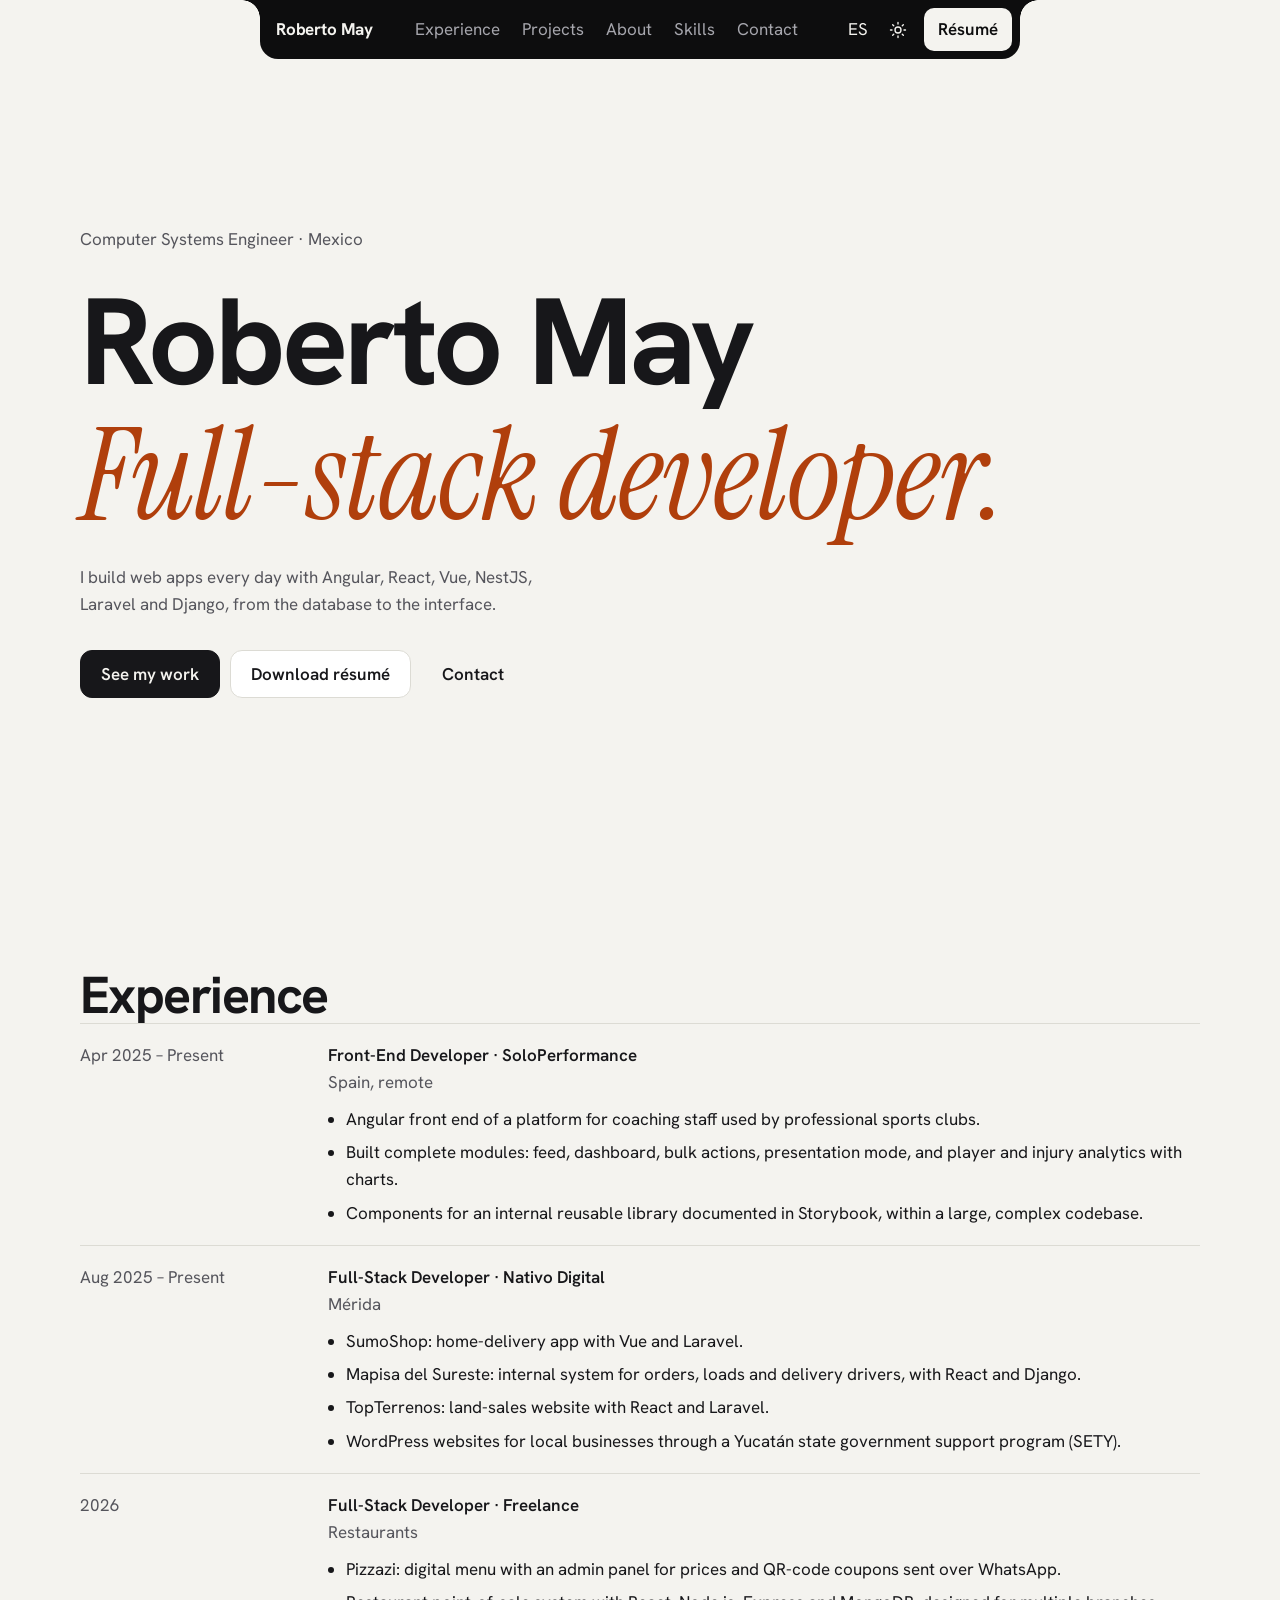
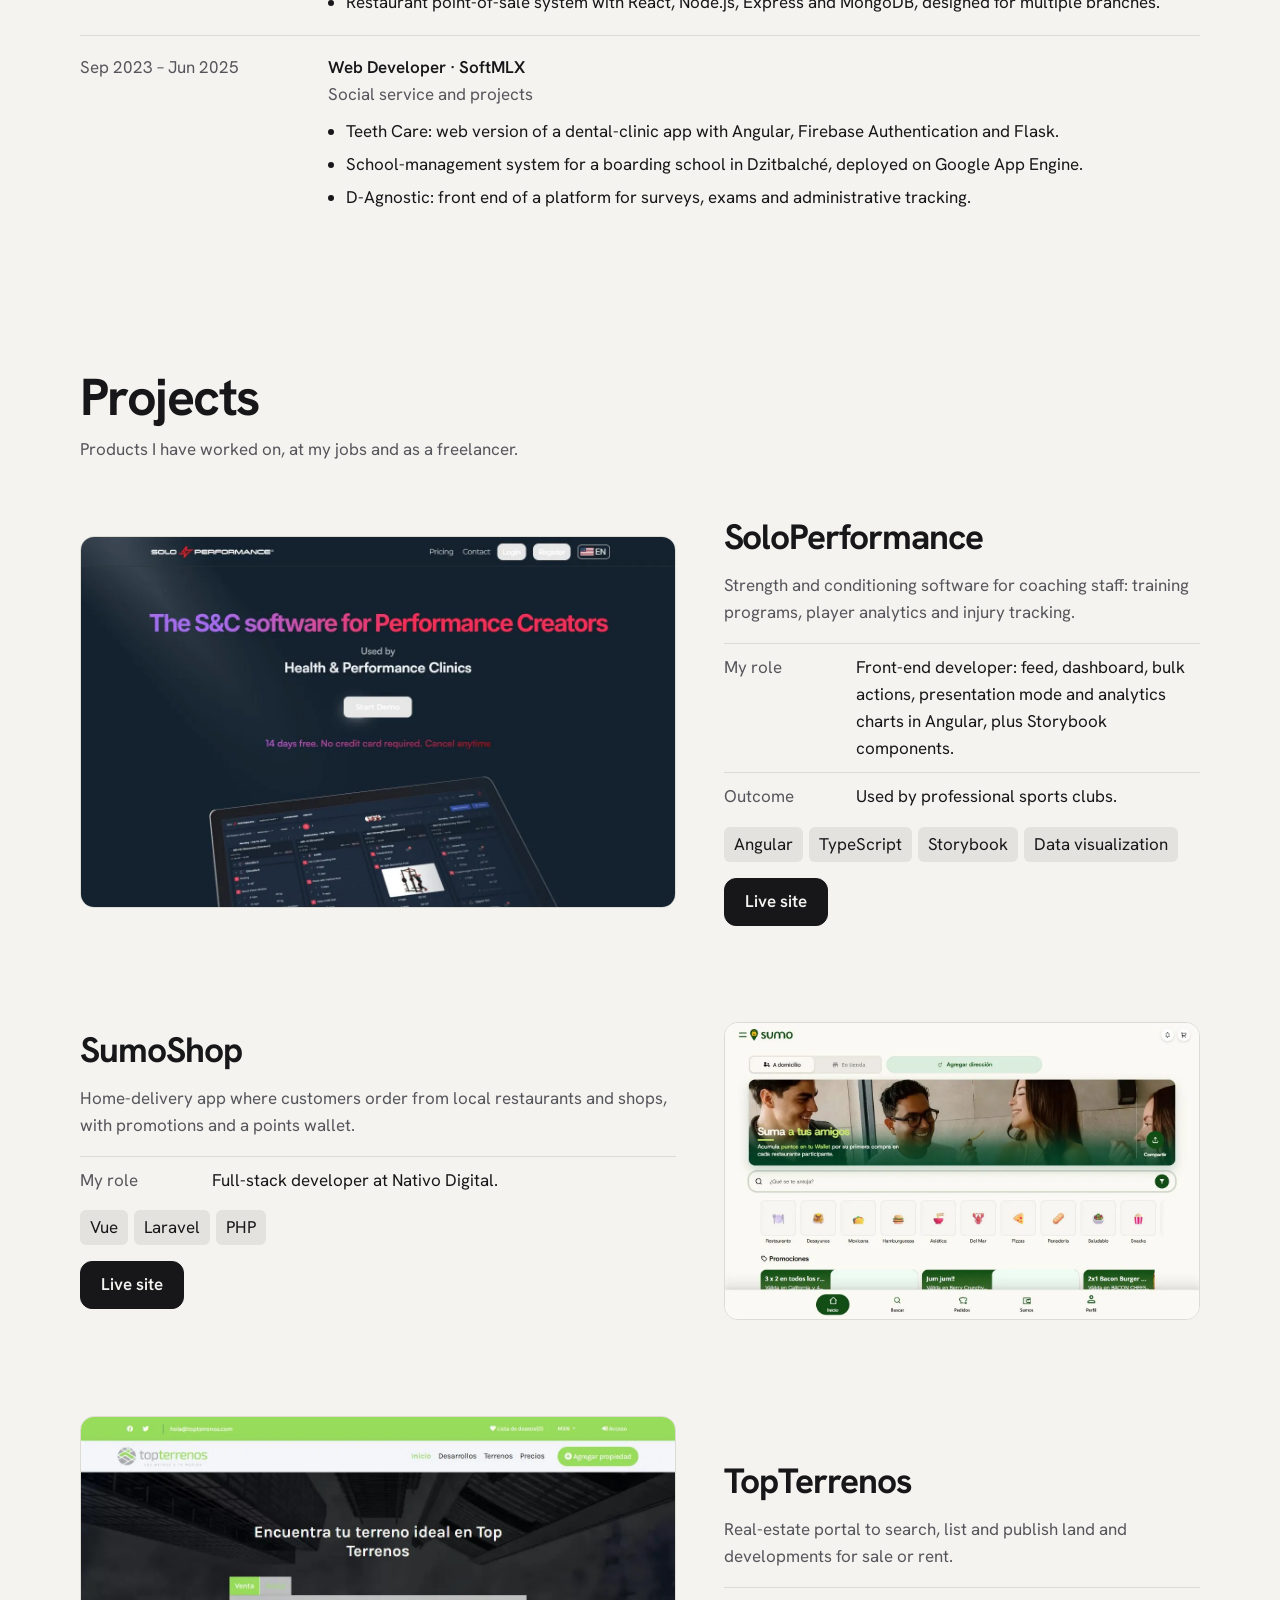
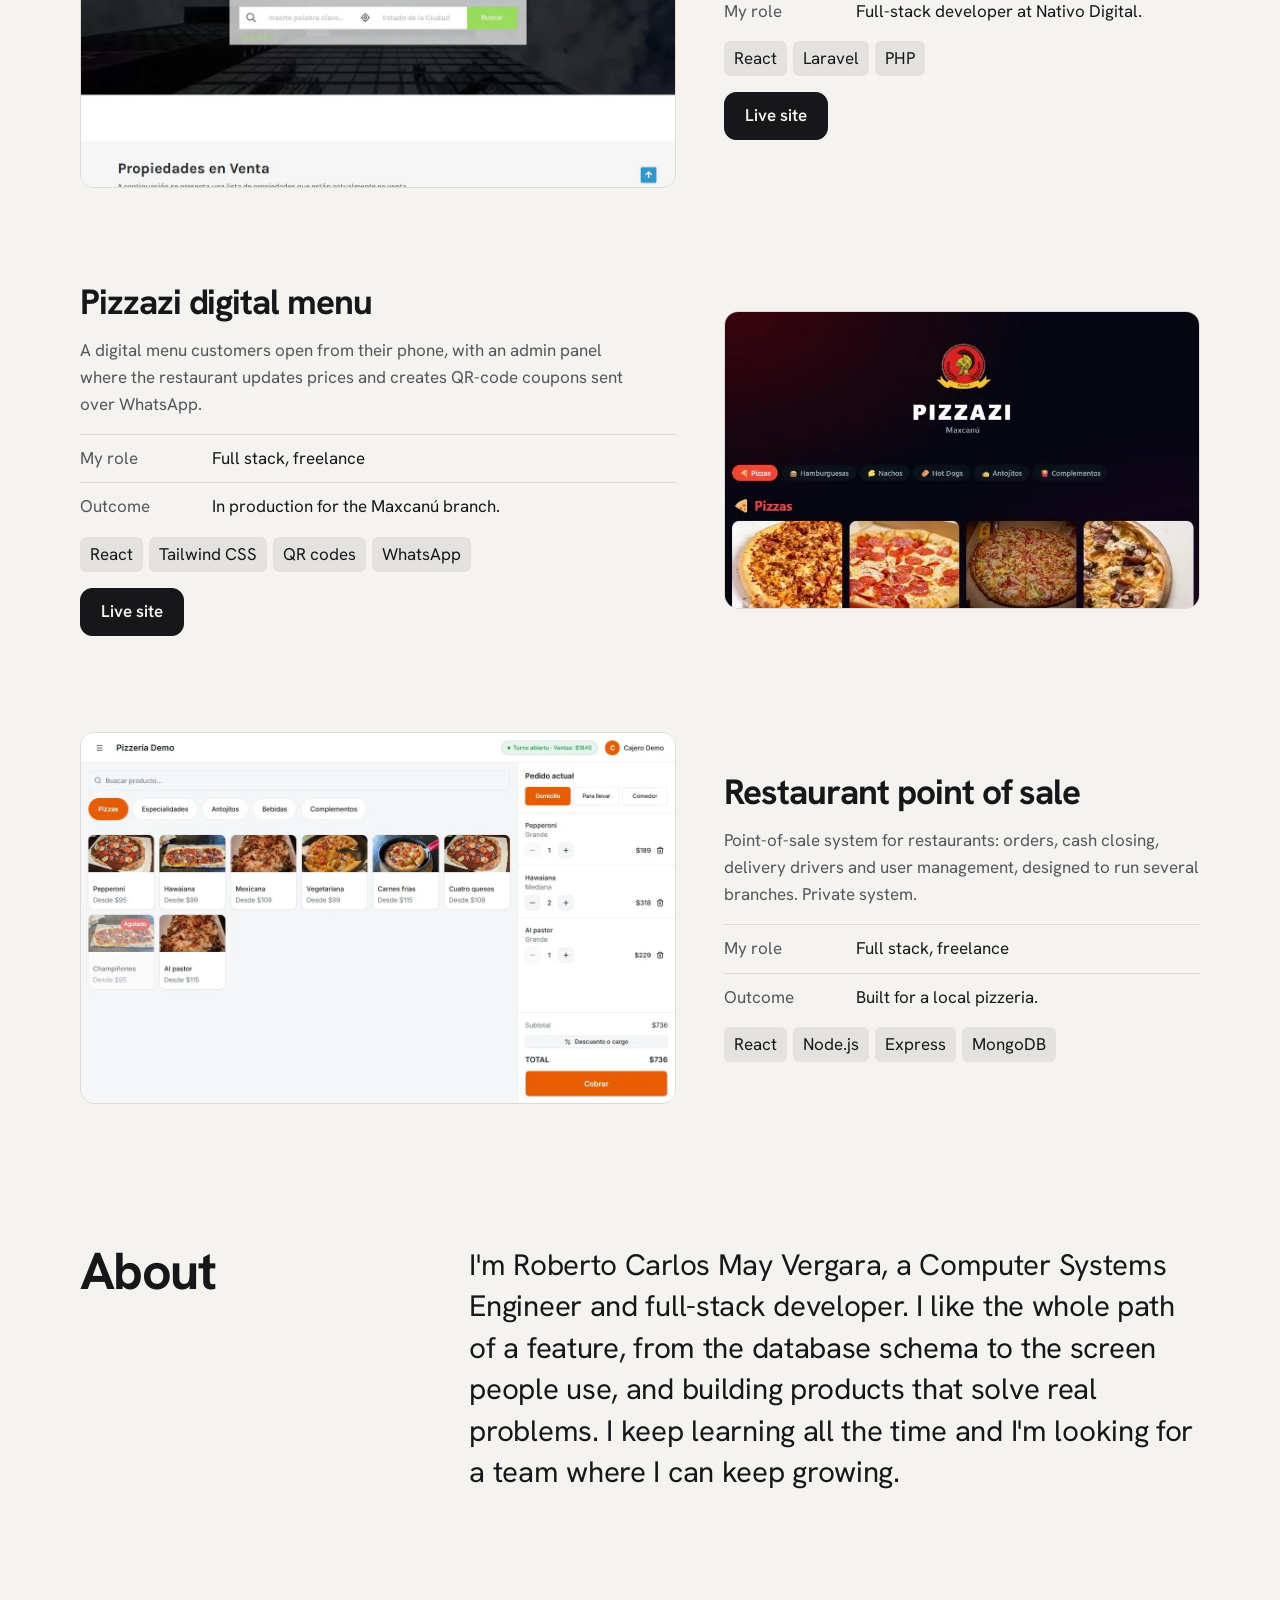
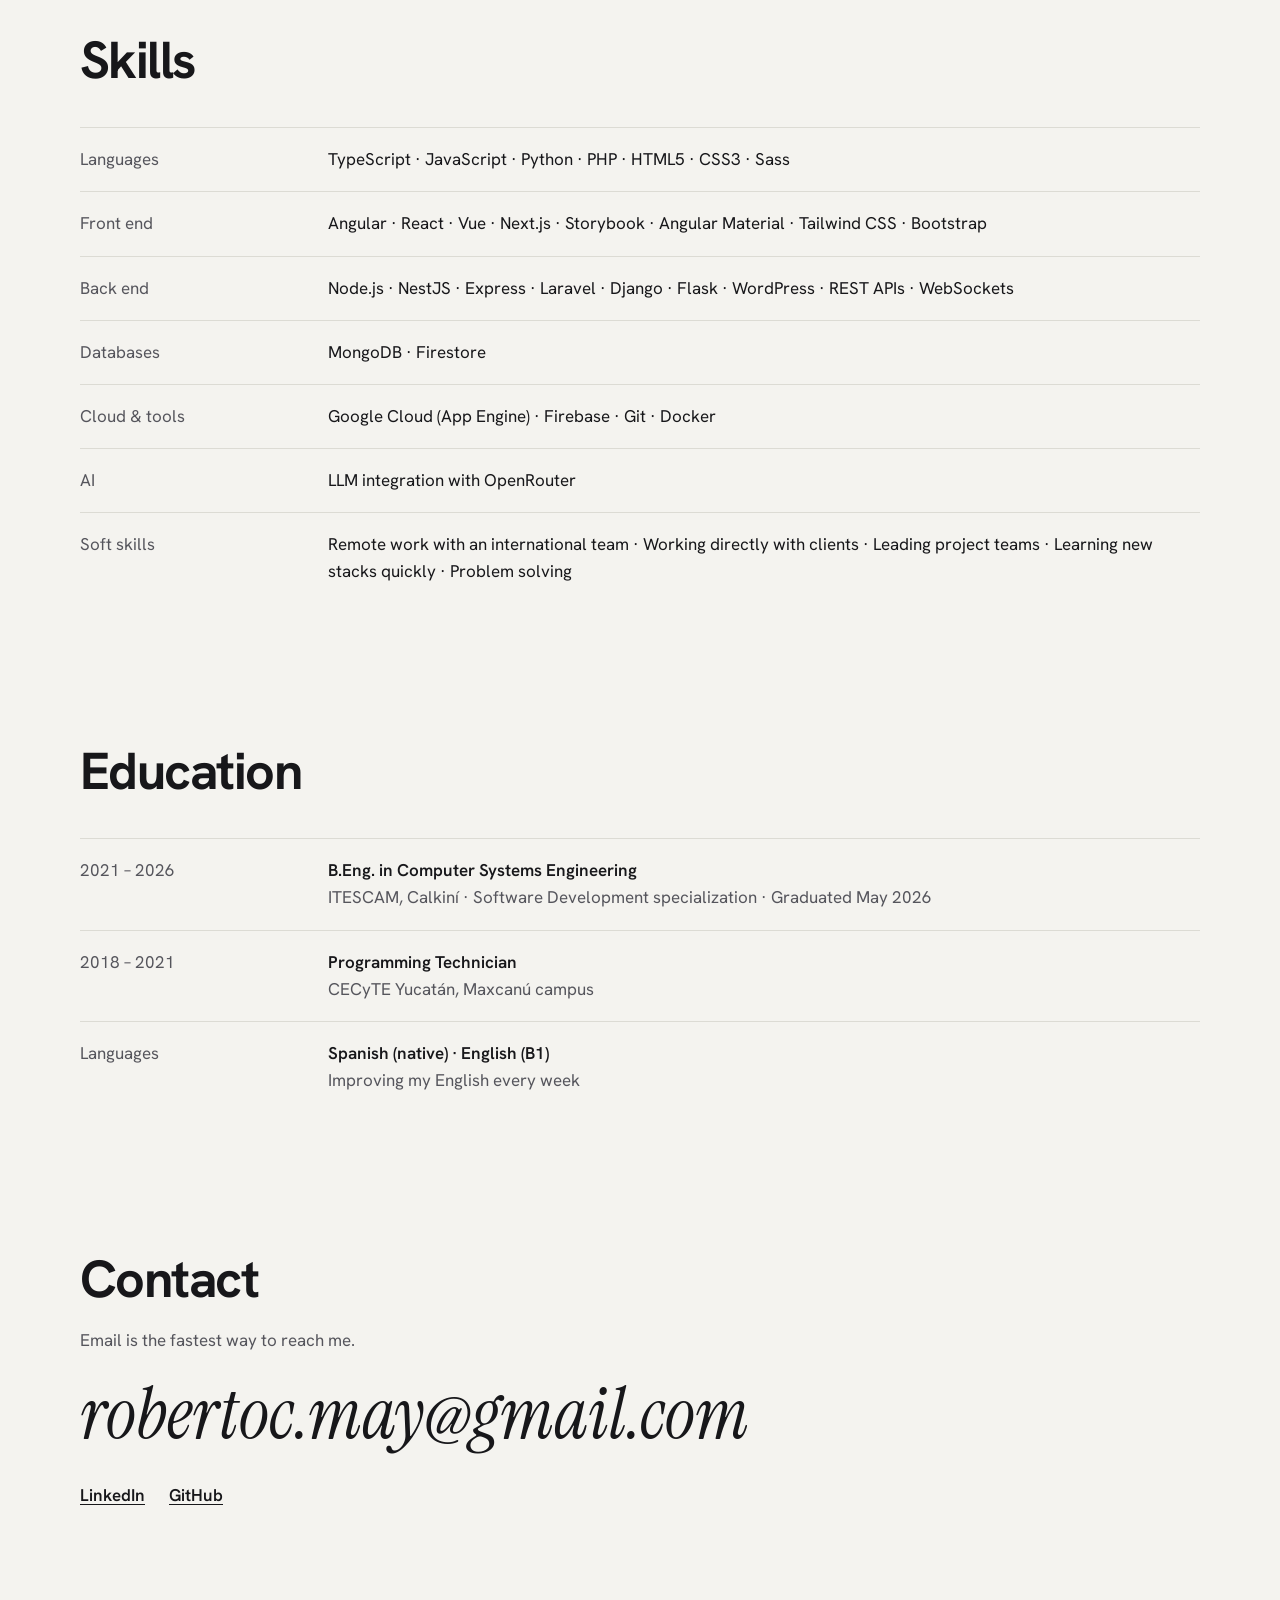
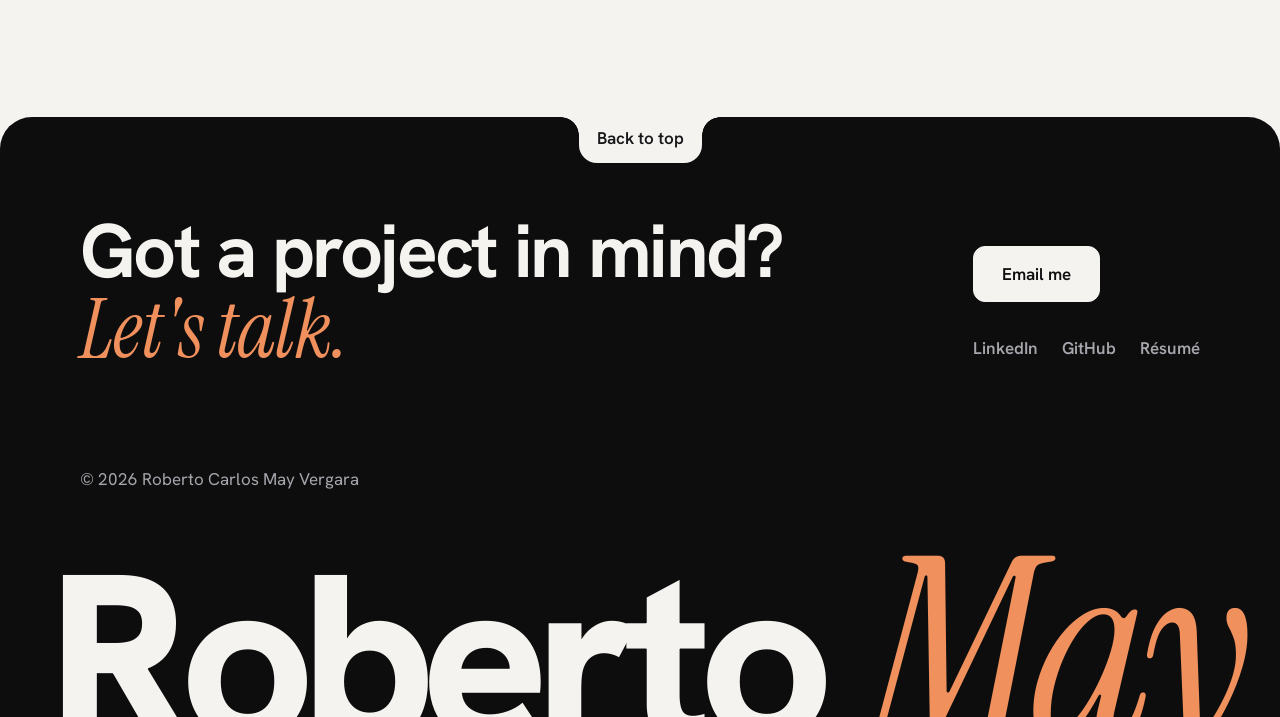
<file: index.html>
<!doctype html>
<html lang="en">
<head>
  <meta charset="utf-8">
  <meta name="viewport" content="width=device-width, initial-scale=1, viewport-fit=cover">
  <title>Roberto May · Full-stack developer</title>
  <meta name="description" content="Roberto Carlos May Vergara, full-stack developer from Mexico. Angular, React, Vue, NestJS, Laravel and Django.">
  <link rel="canonical" href="https://robertomay.github.io/">
  <meta property="og:type" content="website">
  <meta property="og:title" content="Roberto May · Full-stack developer">
  <meta property="og:description" content="Full-stack developer from Mexico. Angular, React, Vue, NestJS, Laravel and Django.">
  <meta property="og:url" content="https://robertomay.github.io/">
  <meta property="og:image" content="https://robertomay.github.io/assets/img/og.png">
  <meta property="og:image:width" content="1200">
  <meta property="og:image:height" content="630">
  <meta property="og:image:alt" content="Roberto May, full-stack developer. Angular, React, Vue, NestJS, Laravel and Django.">
  <meta name="twitter:card" content="summary_large_image">
  <link rel="icon" href="favicon.svg" type="image/svg+xml">
  <meta name="theme-color" content="#f4f3ef">
  <script>document.documentElement.classList.add('js')</script>
  <link rel="preconnect" href="https://fonts.googleapis.com">
  <link rel="preconnect" href="https://fonts.gstatic.com" crossorigin>
  <link rel="stylesheet" href="https://fonts.googleapis.com/css2?family=Hanken+Grotesk:wght@400..800&family=Instrument+Serif:ital@1&display=swap">
  <link rel="stylesheet" href="css/styles.css?v=10">
  <script type="module" src="js/main.js?v=16"></script>
</head>
<body>
  <a class="skip" href="#main" data-i18n="nav.skip">Skip to content</a>

  <header class="notch" data-open="false">
    <div class="notch-bar">
      <a class="brand" href="#top">Roberto May</a>
      <nav id="nav-links" class="nav-links" aria-label="Main">
        <div class="nav-inner">
          <a href="#experience" data-i18n="nav.experience">Experience</a>
          <a href="#projects" data-i18n="nav.projects">Projects</a>
          <a href="#about" data-i18n="nav.about">About</a>
          <a href="#skills" data-i18n="nav.skills">Skills</a>
          <a href="#contact" data-i18n="nav.contact">Contact</a>
        </div>
      </nav>
      <div class="nav-tools">
        <button class="icon-btn" type="button" id="lang-toggle" data-i18n-label="nav.lang" aria-label="Cambiar a español">ES</button>
        <button class="icon-btn" type="button" id="theme-toggle" data-i18n-label="nav.theme" aria-label="Toggle dark mode">
          <svg class="i-sun" viewBox="0 0 24 24" aria-hidden="true"><circle cx="12" cy="12" r="4"/><path d="M12 2v2M12 20v2M4.9 4.9l1.4 1.4M17.7 17.7l1.4 1.4M2 12h2M20 12h2M4.9 19.1l1.4-1.4M17.7 6.3l1.4-1.4"/></svg>
          <svg class="i-moon" viewBox="0 0 24 24" aria-hidden="true"><path d="M20 14.5A8 8 0 0 1 9.5 4a8 8 0 1 0 10.5 10.5Z"/></svg>
        </button>
        <a class="nav-cta" data-cv href="assets/cv/cv-en.pdf" data-i18n="nav.cv">Résumé</a>
        <button class="icon-btn menu-btn" type="button" aria-expanded="false" aria-controls="nav-links" data-i18n-label="nav.menu" aria-label="Menu">
          <svg viewBox="0 0 24 24" aria-hidden="true"><path d="M4 8h16M4 16h16"/></svg>
        </button>
      </div>
    </div>
  </header>

  <main id="main">
    <section class="hero" id="top">
      <p class="hero-meta" data-i18n="hero.location">Computer Systems Engineer · Mexico</p>
      <h1 class="hero-title">
        <span data-i18n="hero.name">Roberto May</span>
        <em data-i18n="hero.role">Full-stack developer.</em>
      </h1>
      <p class="hero-lead" data-i18n="hero.lead">I build web apps every day with Angular, React, Vue, NestJS, Laravel and Django, from the database to the interface.</p>
      <div class="hero-actions">
        <a class="btn btn-primary" href="#experience" data-i18n="hero.ctaProjects">See my work</a>
        <a class="btn" data-cv href="assets/cv/cv-en.pdf" data-i18n="hero.ctaCv">Download résumé</a>
        <a class="btn btn-ghost" href="#contact" data-i18n="hero.ctaContact">Contact</a>
      </div>
    </section>

    <noscript><p class="noscript">Experience, projects and skills load with JavaScript. You can also <a href="assets/cv/cv-en.pdf">download the résumé</a>.</p></noscript>

    <section class="section" id="experience" aria-labelledby="experience-title">
      <h2 id="experience-title" data-i18n="experience.title">Experience</h2>
      <ul class="edu jobs" id="job-list"></ul>
    </section>

    <section class="section" id="projects" aria-labelledby="projects-title">
      <header class="section-head">
        <h2 id="projects-title" data-i18n="projects.title">Projects</h2>
        <p data-i18n="projects.lead">Products I have worked on, at my jobs and as a freelancer.</p>
      </header>
      <ol class="projects" id="project-list"></ol>
    </section>

    <section class="section about" id="about" aria-labelledby="about-title">
      <h2 id="about-title" data-i18n="about.title">About</h2>
      <p class="about-body" data-i18n="about.body">I'm Roberto Carlos May Vergara, a Computer Systems Engineer and full-stack developer.</p>
    </section>

    <section class="section" id="skills" aria-labelledby="skills-title">
      <h2 id="skills-title" data-i18n="skills.title">Skills</h2>
      <dl class="rows" id="skill-list"></dl>
    </section>

    <section class="section" id="education" aria-labelledby="education-title">
      <h2 id="education-title" data-i18n="education.title">Education</h2>
      <ul class="edu" id="edu-list"></ul>
    </section>

    <section class="section contact" id="contact" aria-labelledby="contact-title">
      <h2 id="contact-title" data-i18n="contact.title">Contact</h2>
      <p data-i18n="contact.lead">Email is the fastest way to reach me.</p>
      <a class="contact-email" id="contact-email" data-mail href="mailto:robertoc.may@gmail.com">robertoc.may@gmail.com</a>
      <ul class="contact-links">
        <li><a class="js-linkedin" href="https://www.linkedin.com/in/roberto-may/">LinkedIn</a></li>
        <li><a class="js-github" href="https://github.com/RobertoMay">GitHub</a></li>
      </ul>
    </section>
  </main>

  <footer class="footer">
    <a class="footer-tab" href="#top" data-i18n="footer.top">Back to top</a>
    <div class="footer-top">
      <p class="footer-invite">
        <span data-i18n="footer.invite">Got a project in mind?</span>
        <em data-i18n="footer.inviteEm">Let's talk.</em>
      </p>
      <div class="footer-side">
        <a class="btn btn-invert" data-mail href="mailto:robertoc.may@gmail.com" data-i18n="footer.cta">Email me</a>
        <ul class="footer-links">
          <li><a class="js-linkedin" href="https://www.linkedin.com/in/roberto-may/">LinkedIn</a></li>
          <li><a class="js-github" href="https://github.com/RobertoMay">GitHub</a></li>
          <li><a data-cv href="assets/cv/cv-en.pdf" data-i18n="footer.cv">Résumé</a></li>
        </ul>
      </div>
    </div>
    <div class="footer-legal">
      <p>© <span id="year">2026</span> Roberto Carlos May Vergara</p>
    </div>
    <p class="footer-name" aria-hidden="true"><span style="--i:0">R</span><span style="--i:1">o</span><span style="--i:2">b</span><span style="--i:3">e</span><span style="--i:4">r</span><span style="--i:5">t</span><span style="--i:6">o</span> <em><span style="--i:7">M</span><span style="--i:8">a</span><span style="--i:9">y</span></em></p>
  </footer>

  <template id="project-tpl">
    <li class="project">
      <div class="project-media"></div>
      <div class="project-body">
        <h3 class="project-title"></h3>
        <p class="project-summary"></p>
        <dl class="project-facts">
          <div><dt data-i18n="projects.role">My role</dt><dd class="project-role"></dd></div>
          <div class="fact-result"><dt data-i18n="projects.result">Scope</dt><dd class="project-result"></dd></div>
        </dl>
        <ul class="tags"></ul>
        <div class="project-links"></div>
      </div>
    </li>
  </template>
</body>
</html>
</file>
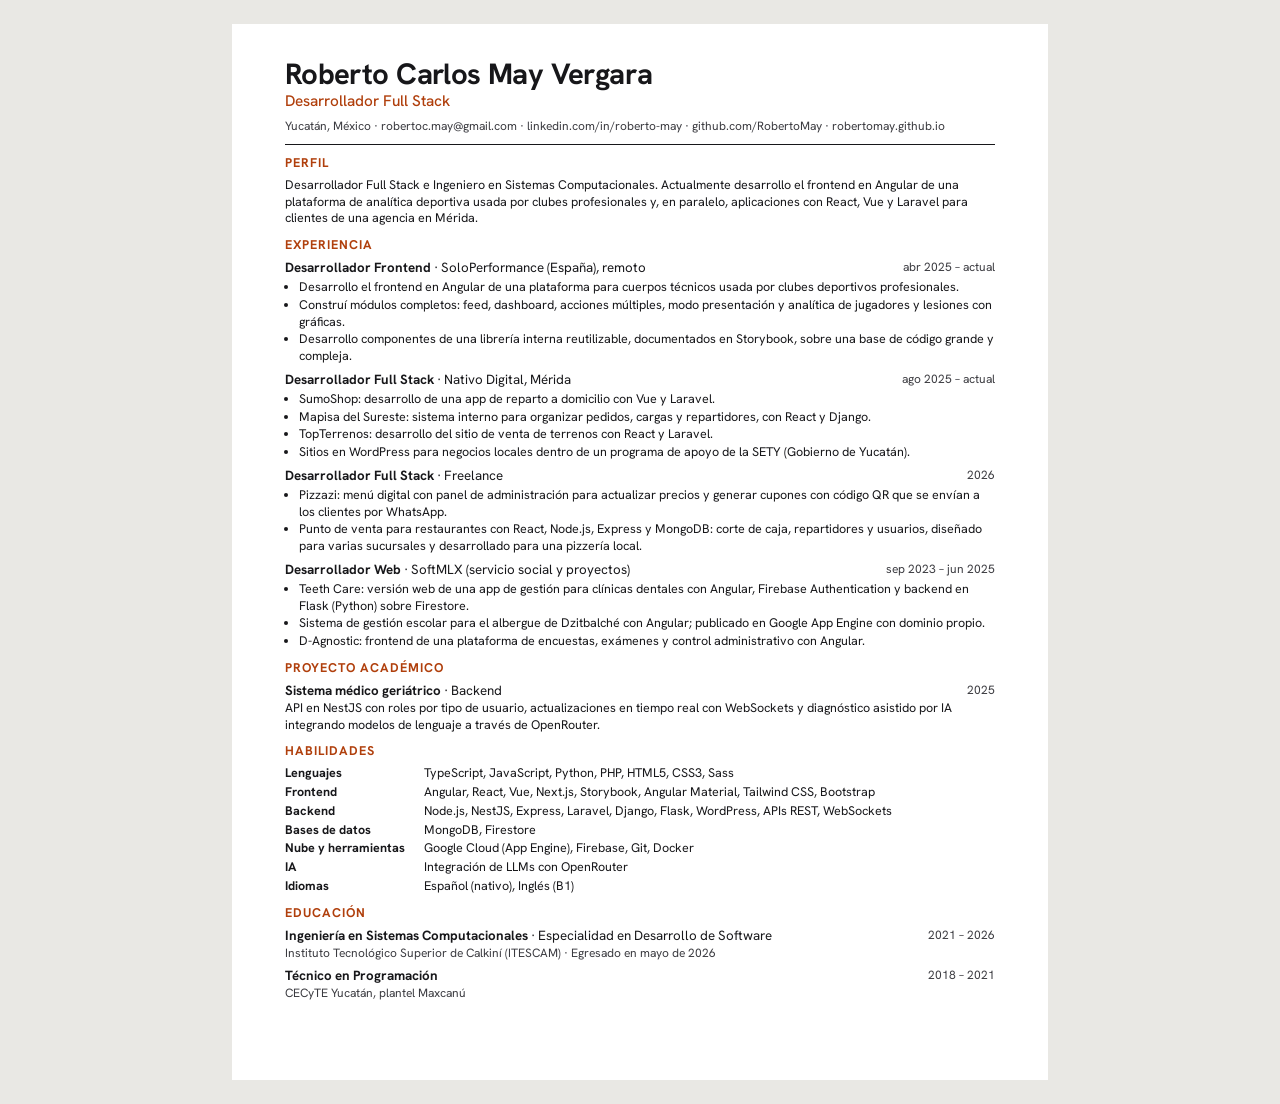
<file: cv/index.html>
<!doctype html>
<html lang="es">
<head>
  <meta charset="utf-8">
  <meta name="viewport" content="width=device-width, initial-scale=1">
  <title>CV · Roberto Carlos May Vergara</title>
  <meta name="robots" content="noindex">
  <link rel="preconnect" href="https://fonts.googleapis.com">
  <link rel="preconnect" href="https://fonts.gstatic.com" crossorigin>
  <link rel="stylesheet" href="https://fonts.googleapis.com/css2?family=Hanken+Grotesk:wght@400;500;700&display=swap">
  <link rel="stylesheet" href="cv.css">
</head>
<body>
  <main class="page">
    <header>
      <h1>Roberto Carlos May Vergara</h1>
      <p class="role">Desarrollador Full Stack</p>
      <p class="contact">
        <span>Yucatán, México</span>
        <span><a href="mailto:robertoc.may@gmail.com">robertoc.may@gmail.com</a></span>
        <span><a href="https://www.linkedin.com/in/roberto-may/">linkedin.com/in/roberto-may</a></span>
        <span><a href="https://github.com/RobertoMay">github.com/RobertoMay</a></span>
        <span><a href="https://robertomay.github.io">robertomay.github.io</a></span>
      </p>
    </header>

    <section>
      <h2>Perfil</h2>
      <p>Desarrollador Full Stack e Ingeniero en Sistemas Computacionales. Actualmente desarrollo el frontend en Angular de una plataforma de analítica deportiva usada por clubes profesionales y, en paralelo, aplicaciones con React, Vue y Laravel para clientes de una agencia en Mérida.</p>
    </section>

    <section>
      <h2>Experiencia</h2>
      <div class="entry">
        <div class="entry-head">
          <h3>Desarrollador Frontend <span>· SoloPerformance (España), remoto</span></h3>
          <p class="when">abr 2025 – actual</p>
        </div>
        <ul class="bullets">
          <li>Desarrollo el frontend en Angular de una plataforma para cuerpos técnicos usada por clubes deportivos profesionales.</li>
          <li>Construí módulos completos: feed, dashboard, acciones múltiples, modo presentación y analítica de jugadores y lesiones con gráficas.</li>
          <li>Desarrollo componentes de una librería interna reutilizable, documentados en Storybook, sobre una base de código grande y compleja.</li>
        </ul>
      </div>
      <div class="entry">
        <div class="entry-head">
          <h3>Desarrollador Full Stack <span>· Nativo Digital, Mérida</span></h3>
          <p class="when">ago 2025 – actual</p>
        </div>
        <ul class="bullets">
          <li>SumoShop: desarrollo de una app de reparto a domicilio con Vue y Laravel.</li>
          <li>Mapisa del Sureste: sistema interno para organizar pedidos, cargas y repartidores, con React y Django.</li>
          <li>TopTerrenos: desarrollo del sitio de venta de terrenos con React y Laravel.</li>
          <li>Sitios en WordPress para negocios locales dentro de un programa de apoyo de la SETY (Gobierno de Yucatán).</li>
        </ul>
      </div>
      <div class="entry">
        <div class="entry-head">
          <h3>Desarrollador Full Stack <span>· Freelance</span></h3>
          <p class="when">2026</p>
        </div>
        <ul class="bullets">
          <li>Pizzazi: menú digital con panel de administración para actualizar precios y generar cupones con código QR que se envían a los clientes por WhatsApp.</li>
          <li>Punto de venta para restaurantes con React, Node.js, Express y MongoDB: corte de caja, repartidores y usuarios, diseñado para varias sucursales y desarrollado para una pizzería local.</li>
        </ul>
      </div>
      <div class="entry">
        <div class="entry-head">
          <h3>Desarrollador Web <span>· SoftMLX (servicio social y proyectos)</span></h3>
          <p class="when">sep 2023 – jun 2025</p>
        </div>
        <ul class="bullets">
          <li>Teeth Care: versión web de una app de gestión para clínicas dentales con Angular, Firebase Authentication y backend en Flask (Python) sobre Firestore.</li>
          <li>Sistema de gestión escolar para el albergue de Dzitbalché con Angular; publicado en Google App Engine con dominio propio.</li>
          <li>D-Agnostic: frontend de una plataforma de encuestas, exámenes y control administrativo con Angular.</li>
        </ul>
      </div>
    </section>

    <section>
      <h2>Proyecto académico</h2>
      <div class="entry">
        <div class="entry-head">
          <h3>Sistema médico geriátrico <span>· Backend</span></h3>
          <p class="when">2025</p>
        </div>
        <p>API en NestJS con roles por tipo de usuario, actualizaciones en tiempo real con WebSockets y diagnóstico asistido por IA integrando modelos de lenguaje a través de OpenRouter.</p>
      </div>
    </section>

    <section>
      <h2>Habilidades</h2>
      <dl class="skills">
        <dt>Lenguajes</dt><dd>TypeScript, JavaScript, Python, PHP, HTML5, CSS3, Sass</dd>
        <dt>Frontend</dt><dd>Angular, React, Vue, Next.js, Storybook, Angular Material, Tailwind CSS, Bootstrap</dd>
        <dt>Backend</dt><dd>Node.js, NestJS, Express, Laravel, Django, Flask, WordPress, APIs REST, WebSockets</dd>
        <dt>Bases de datos</dt><dd>MongoDB, Firestore</dd>
        <dt>Nube y herramientas</dt><dd>Google Cloud (App Engine), Firebase, Git, Docker</dd>
        <dt>IA</dt><dd>Integración de LLMs con OpenRouter</dd>
        <dt>Idiomas</dt><dd>Español (nativo), Inglés (B1)</dd>
      </dl>
    </section>

    <section>
      <h2>Educación</h2>
      <div class="entry">
        <div class="entry-head">
          <h3>Ingeniería en Sistemas Computacionales <span>· Especialidad en Desarrollo de Software</span></h3>
          <p class="when">2021 – 2026</p>
        </div>
        <p class="sub">Instituto Tecnológico Superior de Calkiní (ITESCAM) · Egresado en mayo de 2026</p>
      </div>
      <div class="entry">
        <div class="entry-head">
          <h3>Técnico en Programación</h3>
          <p class="when">2018 – 2021</p>
        </div>
        <p class="sub">CECyTE Yucatán, plantel Maxcanú</p>
      </div>
    </section>
  </main>
</body>
</html>
</file>
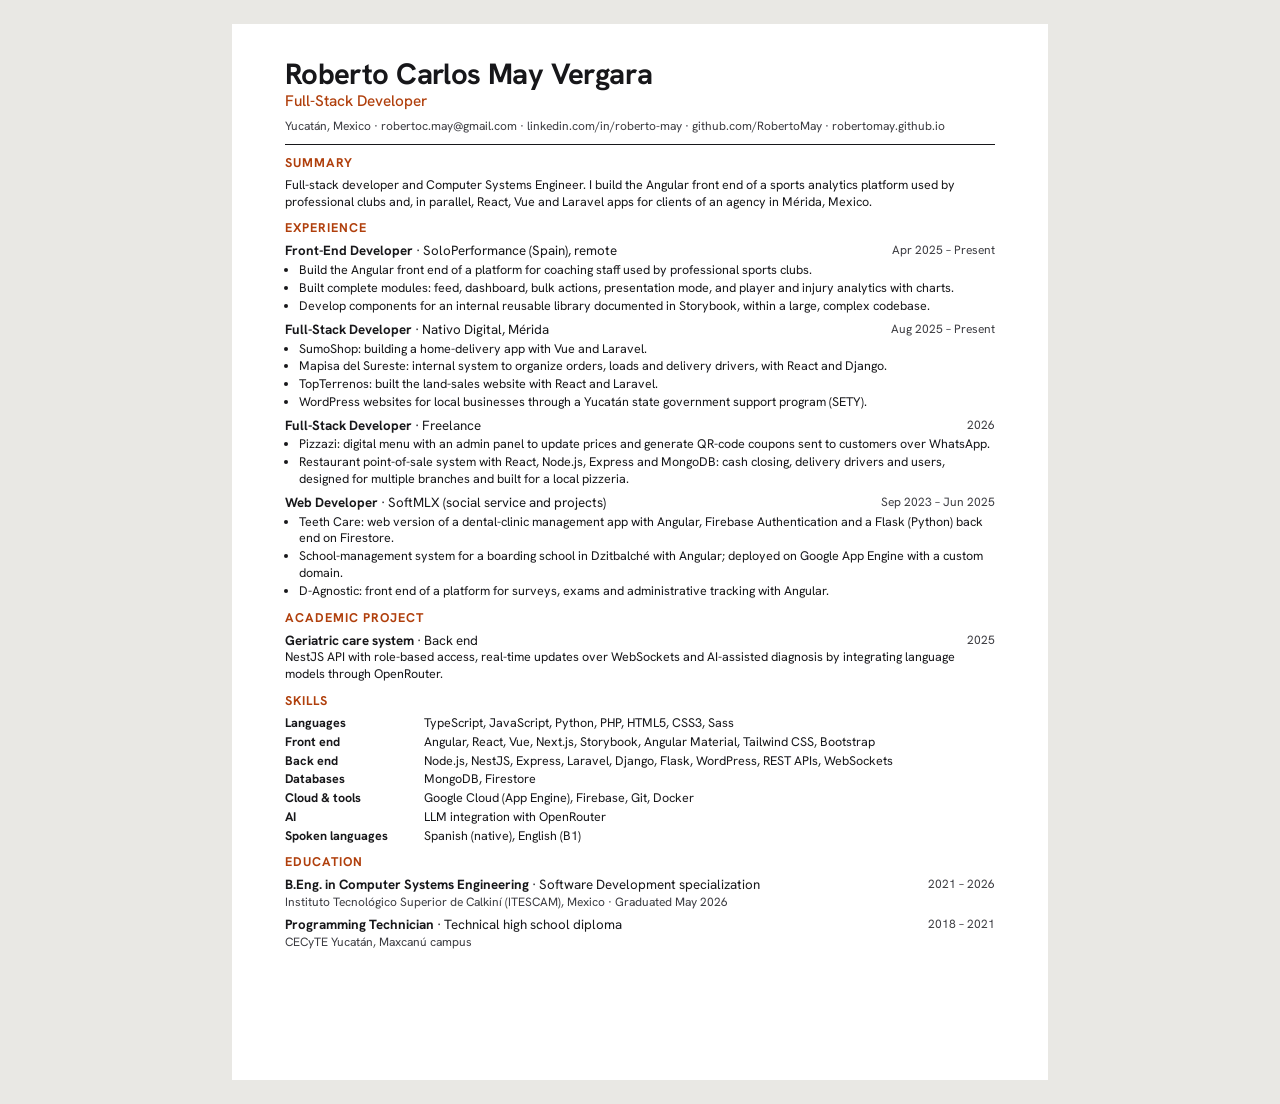
<file: cv/en.html>
<!doctype html>
<html lang="en">
<head>
  <meta charset="utf-8">
  <meta name="viewport" content="width=device-width, initial-scale=1">
  <title>Resume · Roberto Carlos May Vergara</title>
  <meta name="robots" content="noindex">
  <link rel="preconnect" href="https://fonts.googleapis.com">
  <link rel="preconnect" href="https://fonts.gstatic.com" crossorigin>
  <link rel="stylesheet" href="https://fonts.googleapis.com/css2?family=Hanken+Grotesk:wght@400;500;700&display=swap">
  <link rel="stylesheet" href="cv.css">
</head>
<body>
  <main class="page">
    <header>
      <h1>Roberto Carlos May Vergara</h1>
      <p class="role">Full-Stack Developer</p>
      <p class="contact">
        <span>Yucatán, Mexico</span>
        <span><a href="mailto:robertoc.may@gmail.com">robertoc.may@gmail.com</a></span>
        <span><a href="https://www.linkedin.com/in/roberto-may/">linkedin.com/in/roberto-may</a></span>
        <span><a href="https://github.com/RobertoMay">github.com/RobertoMay</a></span>
        <span><a href="https://robertomay.github.io">robertomay.github.io</a></span>
      </p>
    </header>

    <section>
      <h2>Summary</h2>
      <p>Full-stack developer and Computer Systems Engineer. I build the Angular front end of a sports analytics platform used by professional clubs and, in parallel, React, Vue and Laravel apps for clients of an agency in Mérida, Mexico.</p>
    </section>

    <section>
      <h2>Experience</h2>
      <div class="entry">
        <div class="entry-head">
          <h3>Front-End Developer <span>· SoloPerformance (Spain), remote</span></h3>
          <p class="when">Apr 2025 – Present</p>
        </div>
        <ul class="bullets">
          <li>Build the Angular front end of a platform for coaching staff used by professional sports clubs.</li>
          <li>Built complete modules: feed, dashboard, bulk actions, presentation mode, and player and injury analytics with charts.</li>
          <li>Develop components for an internal reusable library documented in Storybook, within a large, complex codebase.</li>
        </ul>
      </div>
      <div class="entry">
        <div class="entry-head">
          <h3>Full-Stack Developer <span>· Nativo Digital, Mérida</span></h3>
          <p class="when">Aug 2025 – Present</p>
        </div>
        <ul class="bullets">
          <li>SumoShop: building a home-delivery app with Vue and Laravel.</li>
          <li>Mapisa del Sureste: internal system to organize orders, loads and delivery drivers, with React and Django.</li>
          <li>TopTerrenos: built the land-sales website with React and Laravel.</li>
          <li>WordPress websites for local businesses through a Yucatán state government support program (SETY).</li>
        </ul>
      </div>
      <div class="entry">
        <div class="entry-head">
          <h3>Full-Stack Developer <span>· Freelance</span></h3>
          <p class="when">2026</p>
        </div>
        <ul class="bullets">
          <li>Pizzazi: digital menu with an admin panel to update prices and generate QR-code coupons sent to customers over WhatsApp.</li>
          <li>Restaurant point-of-sale system with React, Node.js, Express and MongoDB: cash closing, delivery drivers and users, designed for multiple branches and built for a local pizzeria.</li>
        </ul>
      </div>
      <div class="entry">
        <div class="entry-head">
          <h3>Web Developer <span>· SoftMLX (social service and projects)</span></h3>
          <p class="when">Sep 2023 – Jun 2025</p>
        </div>
        <ul class="bullets">
          <li>Teeth Care: web version of a dental-clinic management app with Angular, Firebase Authentication and a Flask (Python) back end on Firestore.</li>
          <li>School-management system for a boarding school in Dzitbalché with Angular; deployed on Google App Engine with a custom domain.</li>
          <li>D-Agnostic: front end of a platform for surveys, exams and administrative tracking with Angular.</li>
        </ul>
      </div>
    </section>

    <section>
      <h2>Academic project</h2>
      <div class="entry">
        <div class="entry-head">
          <h3>Geriatric care system <span>· Back end</span></h3>
          <p class="when">2025</p>
        </div>
        <p>NestJS API with role-based access, real-time updates over WebSockets and AI-assisted diagnosis by integrating language models through OpenRouter.</p>
      </div>
    </section>

    <section>
      <h2>Skills</h2>
      <dl class="skills">
        <dt>Languages</dt><dd>TypeScript, JavaScript, Python, PHP, HTML5, CSS3, Sass</dd>
        <dt>Front end</dt><dd>Angular, React, Vue, Next.js, Storybook, Angular Material, Tailwind CSS, Bootstrap</dd>
        <dt>Back end</dt><dd>Node.js, NestJS, Express, Laravel, Django, Flask, WordPress, REST APIs, WebSockets</dd>
        <dt>Databases</dt><dd>MongoDB, Firestore</dd>
        <dt>Cloud &amp; tools</dt><dd>Google Cloud (App Engine), Firebase, Git, Docker</dd>
        <dt>AI</dt><dd>LLM integration with OpenRouter</dd>
        <dt>Spoken languages</dt><dd>Spanish (native), English (B1)</dd>
      </dl>
    </section>

    <section>
      <h2>Education</h2>
      <div class="entry">
        <div class="entry-head">
          <h3>B.Eng. in Computer Systems Engineering <span>· Software Development specialization</span></h3>
          <p class="when">2021 – 2026</p>
        </div>
        <p class="sub">Instituto Tecnológico Superior de Calkiní (ITESCAM), Mexico · Graduated May 2026</p>
      </div>
      <div class="entry">
        <div class="entry-head">
          <h3>Programming Technician <span>· Technical high school diploma</span></h3>
          <p class="when">2018 – 2021</p>
        </div>
        <p class="sub">CECyTE Yucatán, Maxcanú campus</p>
      </div>
    </section>
  </main>
</body>
</html>
</file>
<file: css/styles.css>
:root {
  --bg: #f4f3ef;
  --surface: #ffffff;
  --ink: #17171a;
  --muted: #55555c;
  --line: #dcdbd4;
  --accent: #b03f0c;
  --notch: #0d0d0e;
  --notch-ink: #f4f3ef;
  --notch-muted: #a6a6ad;
  --notch-accent: #f0905c;

  --font-sans: "Hanken Grotesk", system-ui, -apple-system, "Segoe UI", sans-serif;
  --font-serif: "Instrument Serif", Georgia, serif;

  --ease-out: cubic-bezier(0.23, 1, 0.32, 1);

  --radius: 14px;
  --notch-r: 18px;
  --gutter: clamp(16px, 5vw, 48px);
  --max: 1120px;
  color-scheme: light;
}

:root[data-theme="dark"] {
  --bg: #111112;
  --surface: #1a1a1c;
  --ink: #ecebe6;
  --muted: #a3a2a9;
  --line: #2c2c30;
  --accent: #f0905c;
  --notch: #ecebe6;
  --notch-ink: #111112;
  --notch-muted: #5a5a61;
  --notch-accent: #b03f0c;
  color-scheme: dark;
}

*, *::before, *::after { box-sizing: border-box; }
html { scroll-behavior: smooth; scroll-padding-top: 88px; -webkit-text-size-adjust: 100%; }
body {
  margin: 0;
  background: var(--bg);
  color: var(--ink);
  font: 400 1.0625rem/1.6 var(--font-sans);
  -webkit-font-smoothing: antialiased;
  -webkit-tap-highlight-color: transparent;
  transition: background-color 200ms ease, color 200ms ease;
}
img, video { display: block; max-width: 100%; }
a { color: inherit; text-underline-offset: 3px; }
h1, h2, h3 { margin: 0; line-height: 1.05; letter-spacing: -0.03em; font-weight: 700; text-wrap: balance; }
p { margin: 0; text-wrap: pretty; }
em { font-family: var(--font-serif); font-style: italic; font-weight: 400; letter-spacing: -0.01em; }
:focus-visible { outline: 2px solid var(--accent); outline-offset: 3px; border-radius: 6px; }

.skip {
  position: absolute; left: 16px; top: -100px; z-index: 100;
  background: var(--ink); color: var(--bg); padding: 10px 14px; border-radius: 8px;
}
.skip:focus { top: 16px; }

.notch {
  position: fixed; top: 0; left: 50%; z-index: 50;
  width: min(100% - 32px, 760px);
  translate: -50% 0;
  background: var(--notch);
  color: var(--notch-ink);
  border-radius: 0 0 var(--notch-r) var(--notch-r);
  padding: 8px 8px 8px 16px;
  padding-top: max(8px, env(safe-area-inset-top));
  animation: notch-drop 700ms var(--ease-out) both;
}
.notch::before, .notch::after {
  content: ""; position: absolute; top: 0;
  width: var(--notch-r); height: var(--notch-r);
}
.notch::before { right: 100%; background: radial-gradient(circle at 0 100%, transparent calc(var(--notch-r) - 0.5px), var(--notch) var(--notch-r)); }
.notch::after  { left: 100%;  background: radial-gradient(circle at 100% 100%, transparent calc(var(--notch-r) - 0.5px), var(--notch) var(--notch-r)); }
@keyframes notch-drop { from { translate: -50% -110%; } }

.notch-bar { display: flex; align-items: center; gap: 12px; }
.brand { text-decoration: none; font-weight: 700; font-size: var(--fs-sm); letter-spacing: -0.01em; flex-shrink: 0; }
.nav-links { margin-inline: auto; }
.nav-inner { display: flex; gap: 2px; }
.nav-links a {
  padding: 6px 10px; border-radius: 8px; font-size: var(--fs-sm); text-decoration: none;
  color: var(--notch-muted); transition: color 150ms ease;
}
.nav-links a[aria-current="true"] { color: var(--notch-ink); }
@media (hover: hover) and (pointer: fine) { .nav-links a:hover { color: var(--notch-ink); } }

.nav-tools { display: flex; align-items: center; gap: 4px; flex-shrink: 0; }
.icon-btn {
  display: grid; place-items: center; min-width: 36px; height: 36px; padding: 0 6px;
  border: 0; border-radius: 9px; background: transparent; color: var(--notch-ink);
  font: 600 var(--fs-sm) var(--font-sans); cursor: pointer;
  transition: background-color 150ms ease, scale 120ms var(--ease-out);
}
.icon-btn:active { scale: 0.94; }
@media (hover: hover) and (pointer: fine) { .icon-btn:hover { background: color-mix(in srgb, var(--notch-ink) 12%, transparent); } }
.icon-btn svg { width: 18px; height: 18px; fill: none; stroke: currentColor; stroke-width: 1.8; stroke-linecap: round; }
.i-moon { display: none; }
:root[data-theme="dark"] .i-sun { display: none; }
:root[data-theme="dark"] .i-moon { display: block; }
.nav-cta {
  margin-left: 4px; padding: 8px 14px; border-radius: 10px;
  background: var(--notch-ink); color: var(--notch); font-size: var(--fs-sm); font-weight: 600; text-decoration: none;
  transition: scale 120ms var(--ease-out);
}
.nav-cta:active { scale: 0.96; }
.menu-btn { display: none; }

@media (max-width: 760px) {
  .nav-cta { display: none; }
  .menu-btn { display: grid; }
  .notch-bar { flex-wrap: wrap; justify-content: space-between; }
  .nav-links {
    order: 3; flex-basis: 100%; margin: 0;
    display: grid; grid-template-rows: 0fr; opacity: 0; visibility: hidden;
    transition: grid-template-rows 280ms var(--ease-out), opacity 200ms ease, visibility 0s 280ms;
  }
  .nav-inner { min-height: 0; overflow: hidden; flex-direction: column; }
  .nav-inner a { font-size: 1.0625rem; padding: 10px 8px; }
  .nav-inner a:first-child { margin-top: 8px; }
  .notch[data-open="true"] .nav-links { grid-template-rows: 1fr; opacity: 1; visibility: visible; transition-delay: 0s; }
}

main { width: min(100% - 2 * var(--gutter), var(--max)); margin-inline: auto; }
.section { padding-block: clamp(72px, 12vw, 140px) 0; }
.section h2 { font-size: clamp(2rem, 5vw, 3.25rem); }
.section-head { display: grid; gap: 12px; margin-bottom: clamp(32px, 5vw, 56px); }
.section-head p { color: var(--muted); max-width: 52ch; }

.hero { min-height: 92svh; display: flex; flex-direction: column; justify-content: center; gap: 24px; padding-top: 96px; }
.hero-meta { color: var(--muted); font-size: var(--fs-sm); }
.hero-title { font-size: clamp(2.75rem, 9.6vw, 9rem); display: grid; gap: 0.05em; }
.hero-title em { color: var(--accent); font-size: 1.04em; line-height: 1; }
.hero-lead { font-size: clamp(var(--fs-md), 2vw, 1.3rem); color: var(--muted); max-width: 46ch; }
.hero-actions { display: flex; flex-wrap: wrap; gap: 10px; margin-top: 8px; }
@media (max-width: 479px) { .hero-actions .btn-ghost { display: none; } }
.noscript { padding-top: 48px; color: var(--muted); }

.btn {
  display: inline-flex; align-items: center; min-height: 48px; padding: 0 20px;
  border-radius: 12px; border: 1px solid var(--line); background: var(--surface);
  font-weight: 600; text-decoration: none; user-select: none;
  transition: scale 140ms var(--ease-out), background-color 150ms ease, border-color 150ms ease;
}
.btn:active { scale: 0.97; }
.btn-primary { background: var(--ink); color: var(--bg); border-color: var(--ink); }
.btn-ghost { background: transparent; border-color: transparent; }
@media (hover: hover) and (pointer: fine) {
  .btn:hover { border-color: var(--muted); }
  .btn-ghost:hover { border-color: var(--line); }
}

.projects { list-style: none; margin: 0; padding: 0; display: grid; gap: clamp(48px, 8vw, 96px); }
.project { display: grid; gap: 24px; }
@media (min-width: 860px) {
  .project { grid-template-columns: 1.25fr 1fr; gap: 48px; align-items: center; }
  .project:nth-child(even) .project-media { order: 2; }
}
.project-media {
  aspect-ratio: 16 / 10; border-radius: var(--radius); overflow: hidden;
  background: var(--surface); border: 1px solid var(--line);
  transform: perspective(1200px) rotateX(var(--rx, 0deg)) rotateY(var(--ry, 0deg));
  transition: transform 500ms var(--ease-out);
}
.project-media.is-tilting { transition-duration: 120ms; }
.project-media img, .project-media video { width: 100%; height: 100%; object-fit: cover; }
.project.no-media {
  grid-template-columns: 1fr; padding: clamp(24px, 4vw, 44px);
  background: var(--surface); border: 1px solid var(--line); border-radius: var(--radius);
}
@media (min-width: 860px) {
  .project.no-media .project-body { grid-template-columns: 1.25fr 1fr; column-gap: 48px; align-items: start; }
  .project.no-media .project-title { grid-column: 1; grid-row: 1; }
  .project.no-media .project-summary { grid-column: 1; grid-row: 2 / span 3; }
  .project.no-media .project-facts { grid-column: 2; grid-row: 1 / span 2; }
  .project.no-media .tags { grid-column: 2; grid-row: 3; }
  .project.no-media .project-links { grid-column: 2; grid-row: 4; }
}
.project-body { display: grid; gap: 16px; }
.project-title { font-size: clamp(1.6rem, 3vw, 2.2rem); }
.project-summary { color: var(--muted); font-size: var(--fs-md); }
.project-facts { margin: 0; display: grid; gap: 10px; }
.project-facts div { display: grid; grid-template-columns: 7.5rem 1fr; gap: 12px; padding-top: 10px; border-top: 1px solid var(--line); }
.project-facts dt { color: var(--muted); font-size: var(--fs-sm); }
.project-facts dd { margin: 0; }
.tags { list-style: none; margin: 0; padding: 0; display: flex; flex-wrap: wrap; gap: 6px; }
.tags li { font-size: var(--fs-sm); padding: 4px 10px; border-radius: 6px; background: color-mix(in srgb, var(--ink) 7%, transparent); }
.project-links { display: flex; gap: 10px; flex-wrap: wrap; }
.project-links:empty { display: none; }

.about { display: grid; gap: 24px; }
@media (min-width: 860px) { .about { grid-template-columns: 1fr 2fr; } }
.about-body { font-size: clamp(1.3rem, 2.6vw, 1.85rem); line-height: 1.4; letter-spacing: -0.01em; }

#skills h2, #education h2 { margin-bottom: clamp(24px, 4vw, 40px); }
.rows { margin: 0; }
.rows div { display: grid; gap: 6px 24px; padding-block: 18px; border-top: 1px solid var(--line); }
@media (min-width: 700px) { .rows div { grid-template-columns: 14rem 1fr; } }
.rows dt { color: var(--muted); }
.rows dd { margin: 0; font-size: var(--fs-md); }

.edu { list-style: none; margin: 0; padding: 0; }
.edu > li { display: grid; gap: 4px 24px; padding-block: 18px; border-top: 1px solid var(--line); }
@media (min-width: 700px) { .edu > li { grid-template-columns: 14rem 1fr; } }
.edu-when { color: var(--muted); font-variant-numeric: tabular-nums; }
.edu-what { font-size: var(--fs-md); font-weight: 600; }
.edu-where { color: var(--muted); }
.jobs ul { margin: 10px 0 0; padding-left: 18px; display: grid; gap: 6px; list-style: disc; }

.contact { display: grid; gap: 20px; }
.contact > p { color: var(--muted); max-width: 48ch; }
.contact-email {
  font-family: var(--font-serif); font-style: italic; font-size: clamp(2rem, 7vw, 4.5rem); line-height: 1.1;
  text-decoration: none; overflow-wrap: anywhere; justify-self: start;
  background: linear-gradient(currentColor, currentColor) 0 100% / 0 2px no-repeat;
  transition: background-size 350ms var(--ease-out);
}
@media (hover: hover) and (pointer: fine) { .contact-email:hover { background-size: 100% 2px; } }
.contact-links { list-style: none; margin: 0; padding: 0; display: flex; gap: 24px; }
.contact-links a { display: inline-flex; align-items: center; min-height: 44px; font-weight: 600; }

.footer {
  position: relative; overflow: hidden;
  margin-top: clamp(120px, 16vw, 200px);
  padding: clamp(56px, 8vw, 96px) var(--gutter) 0;
  background: var(--notch); color: var(--notch-ink);
  border-radius: 32px 32px 0 0;
}
.footer-tab {
  position: absolute; top: 0; left: 0; right: 0; width: max-content; margin-inline: auto;
  padding: 8px 18px 10px; border-radius: 0 0 var(--notch-r) var(--notch-r);
  background: var(--bg); color: var(--ink); font-size: var(--fs-sm); font-weight: 600; text-decoration: none;
  transition: color 150ms ease;
}
.footer-tab::before, .footer-tab::after { content: ""; position: absolute; top: 0; width: calc(var(--notch-r) + 1px); height: var(--notch-r); }
.footer-tab::before { right: calc(100% - 1px); background: radial-gradient(circle at 0 100%, transparent calc(var(--notch-r) - 0.5px), var(--bg) var(--notch-r)); }
.footer-tab::after  { left: calc(100% - 1px);  background: radial-gradient(circle at 100% 100%, transparent calc(var(--notch-r) - 0.5px), var(--bg) var(--notch-r)); }
@media (hover: hover) and (pointer: fine) { .footer-tab:hover { color: var(--accent); } }

.footer-top {
  width: min(100%, var(--max)); margin-inline: auto;
  display: grid; gap: 40px; align-items: end;
}
@media (min-width: 860px) { .footer-top { grid-template-columns: 1fr auto; } }
.footer-invite {
  font-size: clamp(2.25rem, 1.2rem + 4.4vw, 5.5rem); font-weight: 700; letter-spacing: -0.035em; line-height: 1;
}
.footer-invite em { color: var(--notch-accent); font-size: 1.08em; }
@media (min-width: 700px) {
  .footer-invite { display: grid; }
  .footer-invite span { max-width: 18ch; }
}
.footer-side { display: grid; gap: 24px; justify-items: start; }
.btn-invert { background: var(--notch-ink); color: var(--notch); border-color: var(--notch-ink); min-height: 56px; padding: 0 28px; }
@media (hover: hover) and (pointer: fine) { .btn-invert:hover { background: var(--notch-accent); border-color: var(--notch-accent); color: var(--notch); } }
.footer-links { list-style: none; margin: 0; padding: 0; display: flex; flex-wrap: wrap; gap: 0 24px; }
.footer-links a { display: inline-flex; align-items: center; min-height: 44px; font-weight: 600; text-decoration: none; color: var(--notch-muted); transition: color 150ms ease; }
@media (hover: hover) and (pointer: fine) { .footer-links a:hover { color: var(--notch-ink); } }

.footer-legal {
  width: min(100%, var(--max)); margin: clamp(56px, 8vw, 96px) auto 0;
  display: flex; justify-content: space-between; gap: 8px 24px; flex-wrap: wrap;
  color: var(--notch-muted); font-size: var(--fs-sm);
}
.footer-name {
  margin: clamp(8px, 2vw, 24px) 0 0; text-align: center; white-space: nowrap;
  font-size: 18.5vw; font-weight: 800; letter-spacing: -0.06em; line-height: 0.78;
  translate: 0 18%;
}
.footer-name em { color: var(--notch-accent); font-size: 1.08em; letter-spacing: -0.03em; }
.footer-name span { display: inline-block; }

.hero > *, .hero-title > * { animation: rise 900ms var(--ease-out) both; }
.hero-meta { animation-delay: 150ms; }
.hero-title > :first-child { animation-delay: 230ms; }
.hero-title > em { animation-delay: 330ms; }
.hero-lead { animation-delay: 450ms; }
.hero-actions { animation-delay: 540ms; }
.hero-title { animation: none; }
@keyframes rise { from { opacity: 0; translate: 0 24px; filter: blur(10px); } }

.reveal { opacity: 0; translate: 0 28px; filter: blur(8px); transition: opacity 800ms var(--ease-out), translate 800ms var(--ease-out), filter 800ms var(--ease-out); transition-delay: var(--d, 0ms); }
.reveal.is-in { opacity: 1; translate: 0 0; filter: none; }

.js .footer-name span { translate: 0 110%; transition: translate 1000ms var(--ease-out); transition-delay: calc(var(--i) * 45ms); }
.js .footer-name.is-in span { translate: 0 0; }

@media (prefers-reduced-motion: reduce) {
  html { scroll-behavior: auto; }
  .notch, .hero > *, .hero-title > * { animation-name: fade; }
  .reveal { translate: none; filter: none; }
  .project-media { transform: none; }
  .js .footer-name span { translate: none; }
}
@keyframes fade { from { opacity: 0; } }
</file>
<file: cv/cv.css>
@page { size: letter; margin: 0; }
* { box-sizing: border-box; }
body { margin: 0; background: #e9e8e4; color: #17171a; font: 400 9.4pt/1.34 "Hanken Grotesk", system-ui, sans-serif; }
.page { width: 8.5in; min-height: 11in; margin: 24px auto; padding: 0.36in 0.55in; background: #fff; }
@media print { body { background: #fff; } .page { margin: 0; min-height: 0; } }
a { color: inherit; text-decoration: none; }
p, ul, h1, h2, h3 { margin: 0; }

header { padding-bottom: 10px; border-bottom: 1.5px solid #17171a; }
h1 { font-size: 22pt; line-height: 1.05; letter-spacing: -0.02em; }
.role { margin-top: 2px; font-size: 11.5pt; font-weight: 500; color: #b03f0c; }
.contact { margin-top: 6px; font-size: 9pt; color: #3b3b40; }
.contact span + span::before { content: " · "; }

section { margin-top: 10px; }
h2 { margin-bottom: 5px; font-size: 9.5pt; letter-spacing: 0.08em; text-transform: uppercase; color: #b03f0c; }

.entry + .entry { margin-top: 6px; }
.entry-head { display: flex; justify-content: space-between; gap: 12px; }
.entry-head h3 { font-size: 10pt; }
.entry-head h3 span { font-weight: 400; }
.when { flex-shrink: 0; font-size: 9pt; color: #3b3b40; font-variant-numeric: tabular-nums; }
.sub { font-size: 9pt; color: #3b3b40; }
ul.bullets { padding-left: 14px; margin-top: 2px; }
ul.bullets li + li { margin-top: 1px; }

dl.skills { display: grid; grid-template-columns: 1.35in 1fr; gap: 2px 10px; margin: 0; }
dl.skills dt { font-weight: 700; }
dl.skills dd { margin: 0; }
</file>
